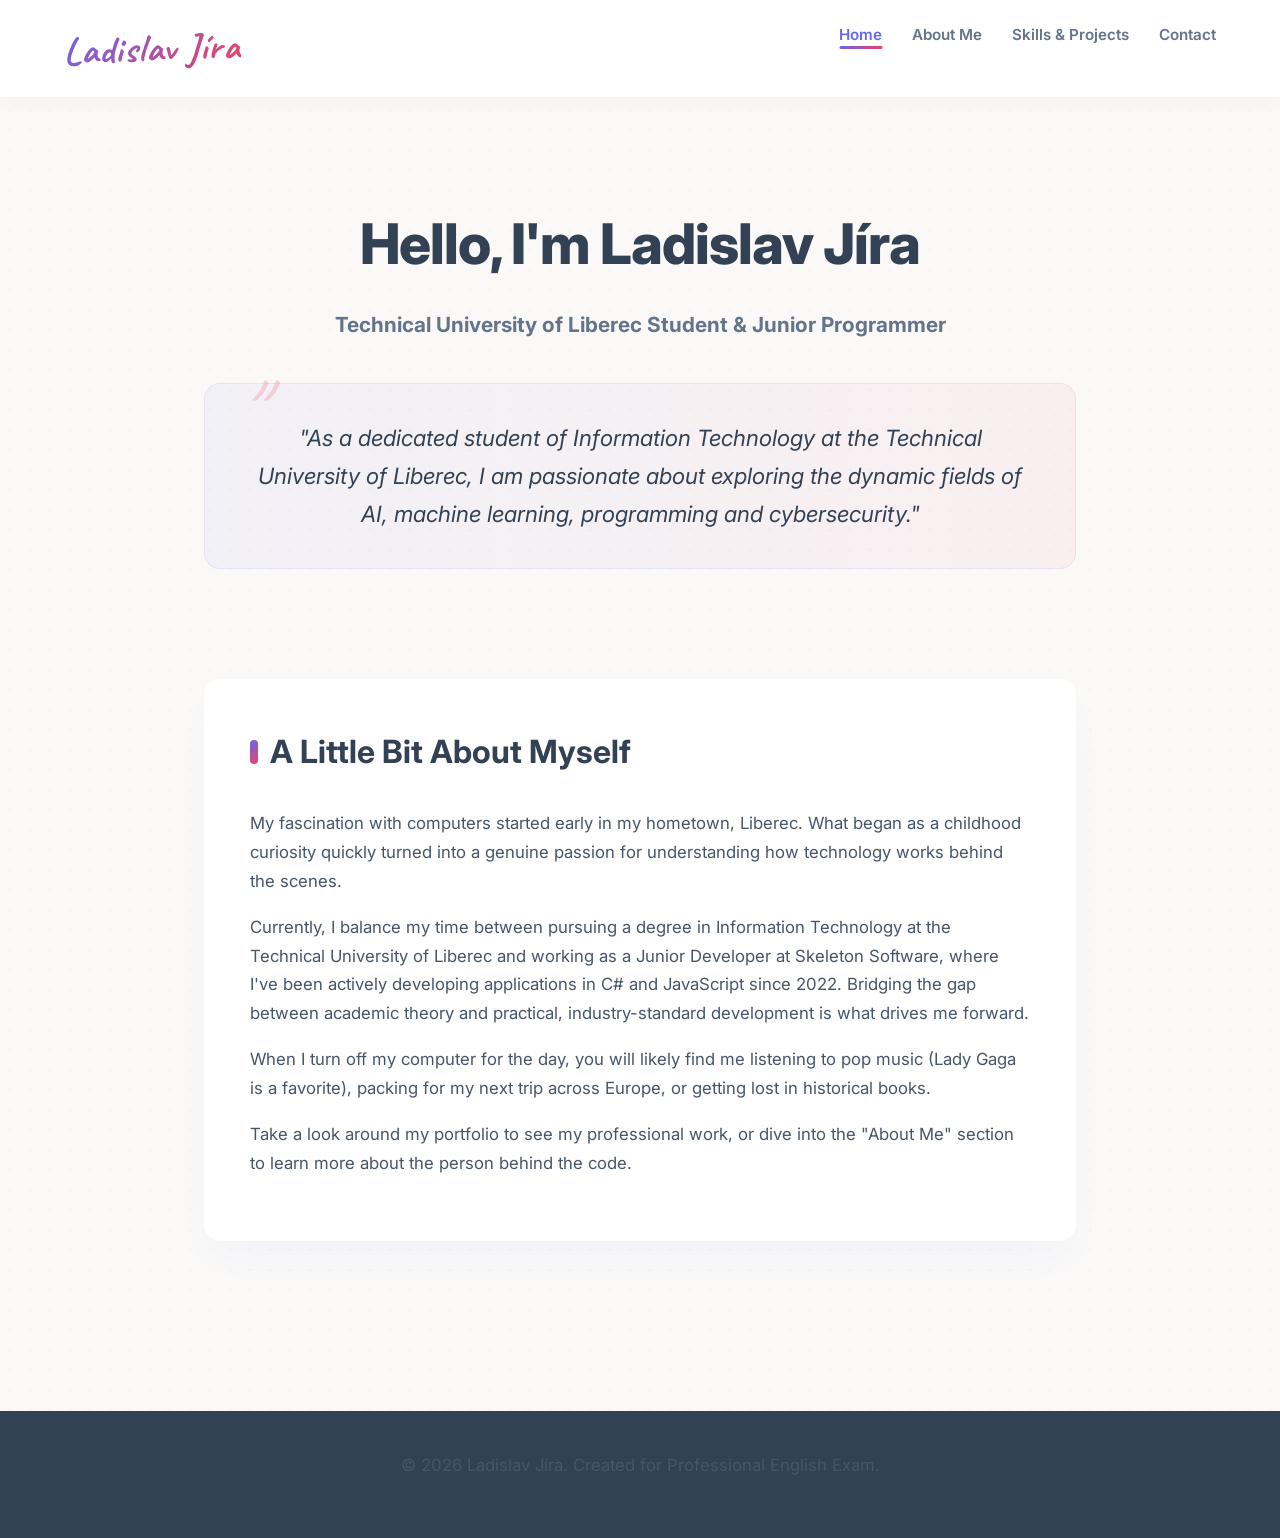
<file: index.html>
<!DOCTYPE html>
<html lang="en">
<head>
    <meta charset="UTF-8">
    <meta name="viewport" content="width=device-width, initial-scale=1.0">
    <title>My Portfolio | Home</title>
    <link rel="stylesheet" href="style.css">
    <link href="https://fonts.googleapis.com/css2?family=Caveat:wght@600;700&family=Inter:wght@300;400;600;800&display=swap" rel="stylesheet">
</head>
<body>
    <header>
        <h1>Ladislav Jíra</h1>
        <nav>
            <ul>
                <li><a href="index.html" class="active">Home</a></li>
                <li><a href="about.html">About Me</a></li>
                <li><a href="portfolio.html">Skills & Projects</a></li>
                <li><a href="contact.html">Contact</a></li>
            </ul>
        </nav>
    </header>

    <main>
        <section class="hero fade-in">
            <h2>Hello, I'm Ladislav Jíra</h2>
            <p><strong>Technical University of Liberec Student & Junior Programmer</strong></p>
            
            <blockquote class="mission-statement">
                "As a dedicated student of Information Technology at the Technical University of Liberec, I am passionate about exploring the dynamic fields of AI, machine learning, programming and cybersecurity."
            </blockquote>
        </section>

        <section class="fade-in">
            <h2>A Little Bit About Myself</h2>
            <p>
                My fascination with computers started early in my hometown, Liberec. What began as a childhood curiosity quickly turned into a genuine passion for understanding how technology works behind the scenes.
            </p>
            <p>
                Currently, I balance my time between pursuing a degree in Information Technology at the Technical University of Liberec and working as a Junior Developer at Skeleton Software, where I've been actively developing applications in C# and JavaScript since 2022. Bridging the gap between academic theory and practical, industry-standard development is what drives me forward.
            </p>
            <p>
                When I turn off my computer for the day, you will likely find me listening to pop music (Lady Gaga is a favorite), packing for my next trip across Europe, or getting lost in historical books. 
            </p>
            <p>
                Take a look around my portfolio to see my professional work, or dive into the "About Me" section to learn more about the person behind the code.
            </p>
        </section>
    </main>

    <footer>
        <p>&copy; 2026 Ladislav Jíra. Created for Professional English Exam.</p>
    </footer>

</body>
<script>
        document.addEventListener("DOMContentLoaded", function() {
            const faders = document.querySelectorAll('.fade-in');
            
            const appearOptions = {
                threshold: 0.15,
                rootMargin: "0px 0px -50px 0px"
            };

            const appearOnScroll = new IntersectionObserver(function(entries, appearOnScroll) {
                entries.forEach(entry => {
                    if (!entry.isIntersecting) {
                        return;
                    } else {
                        entry.target.classList.add('visible');
                        appearOnScroll.unobserve(entry.target);
                    }
                });
            }, appearOptions);

            faders.forEach(fader => {
                appearOnScroll.observe(fader);
            });
        });
    </script>
</html>
</file>
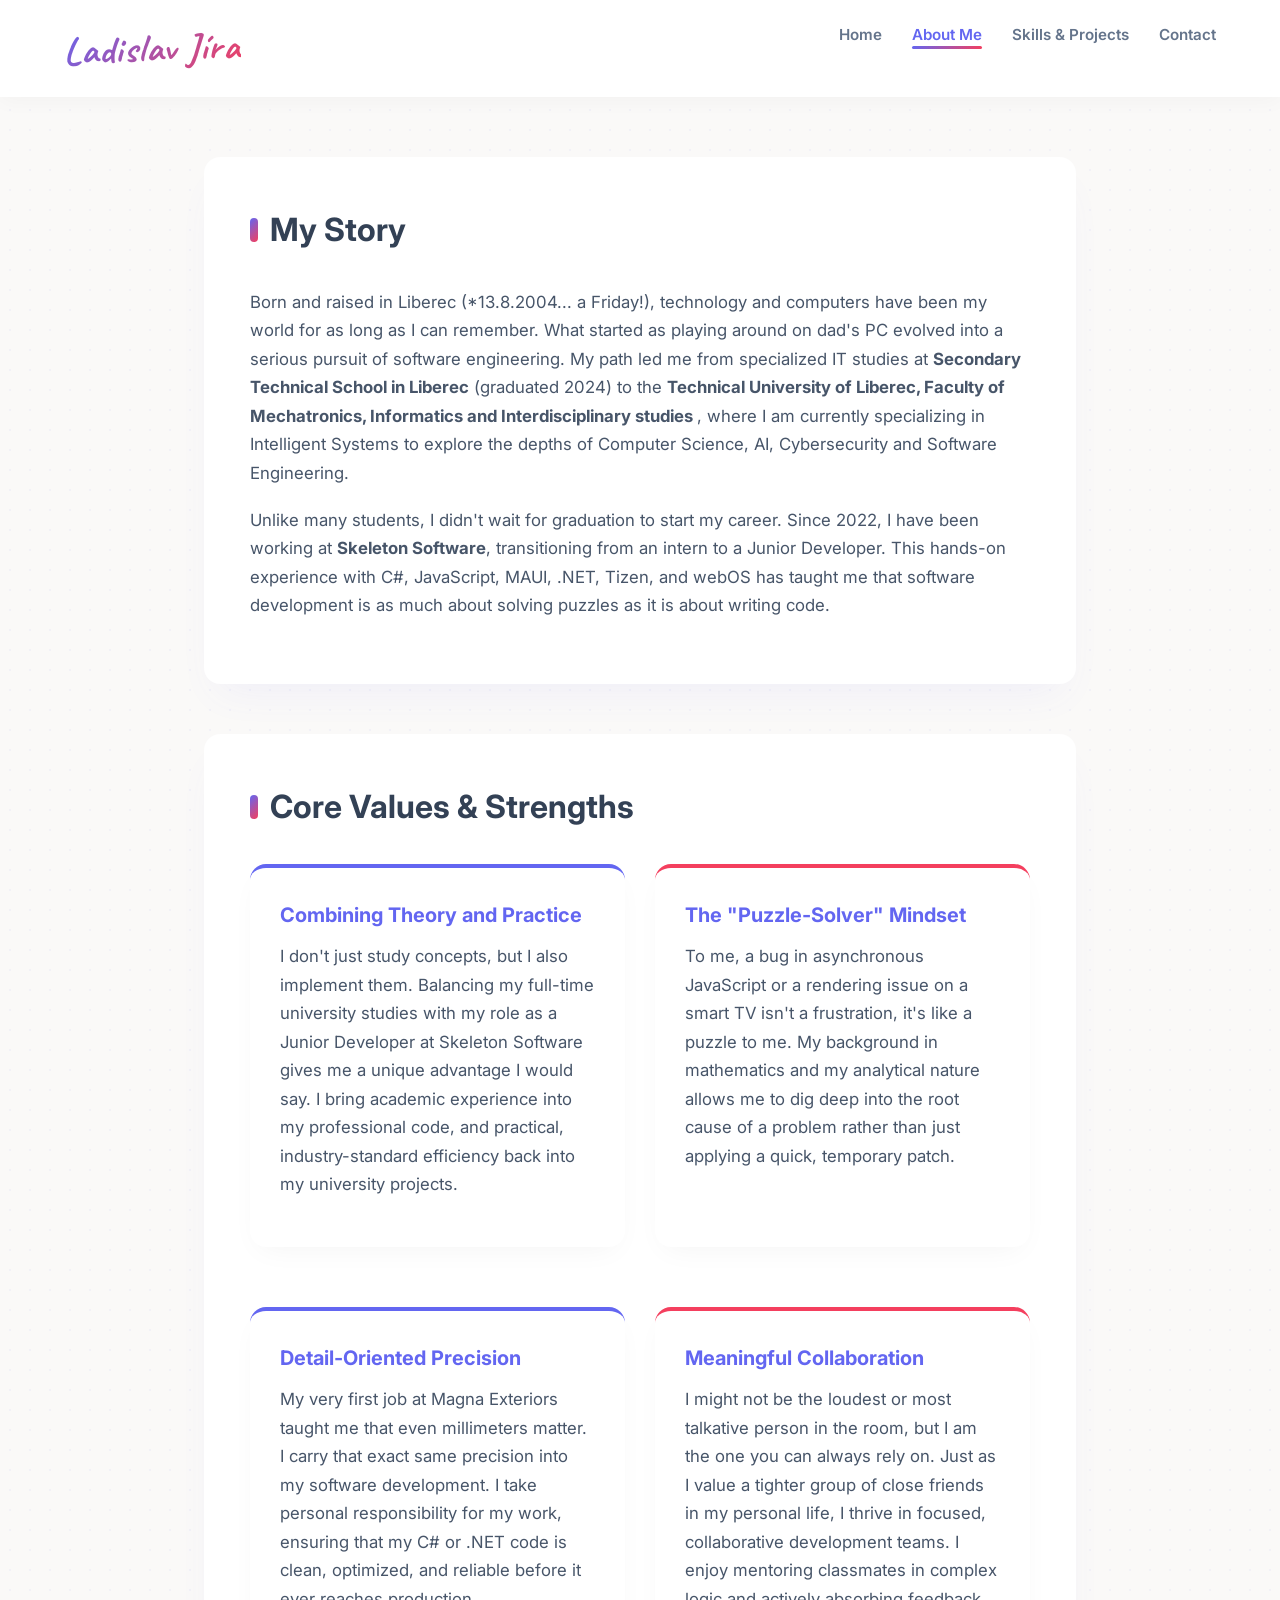
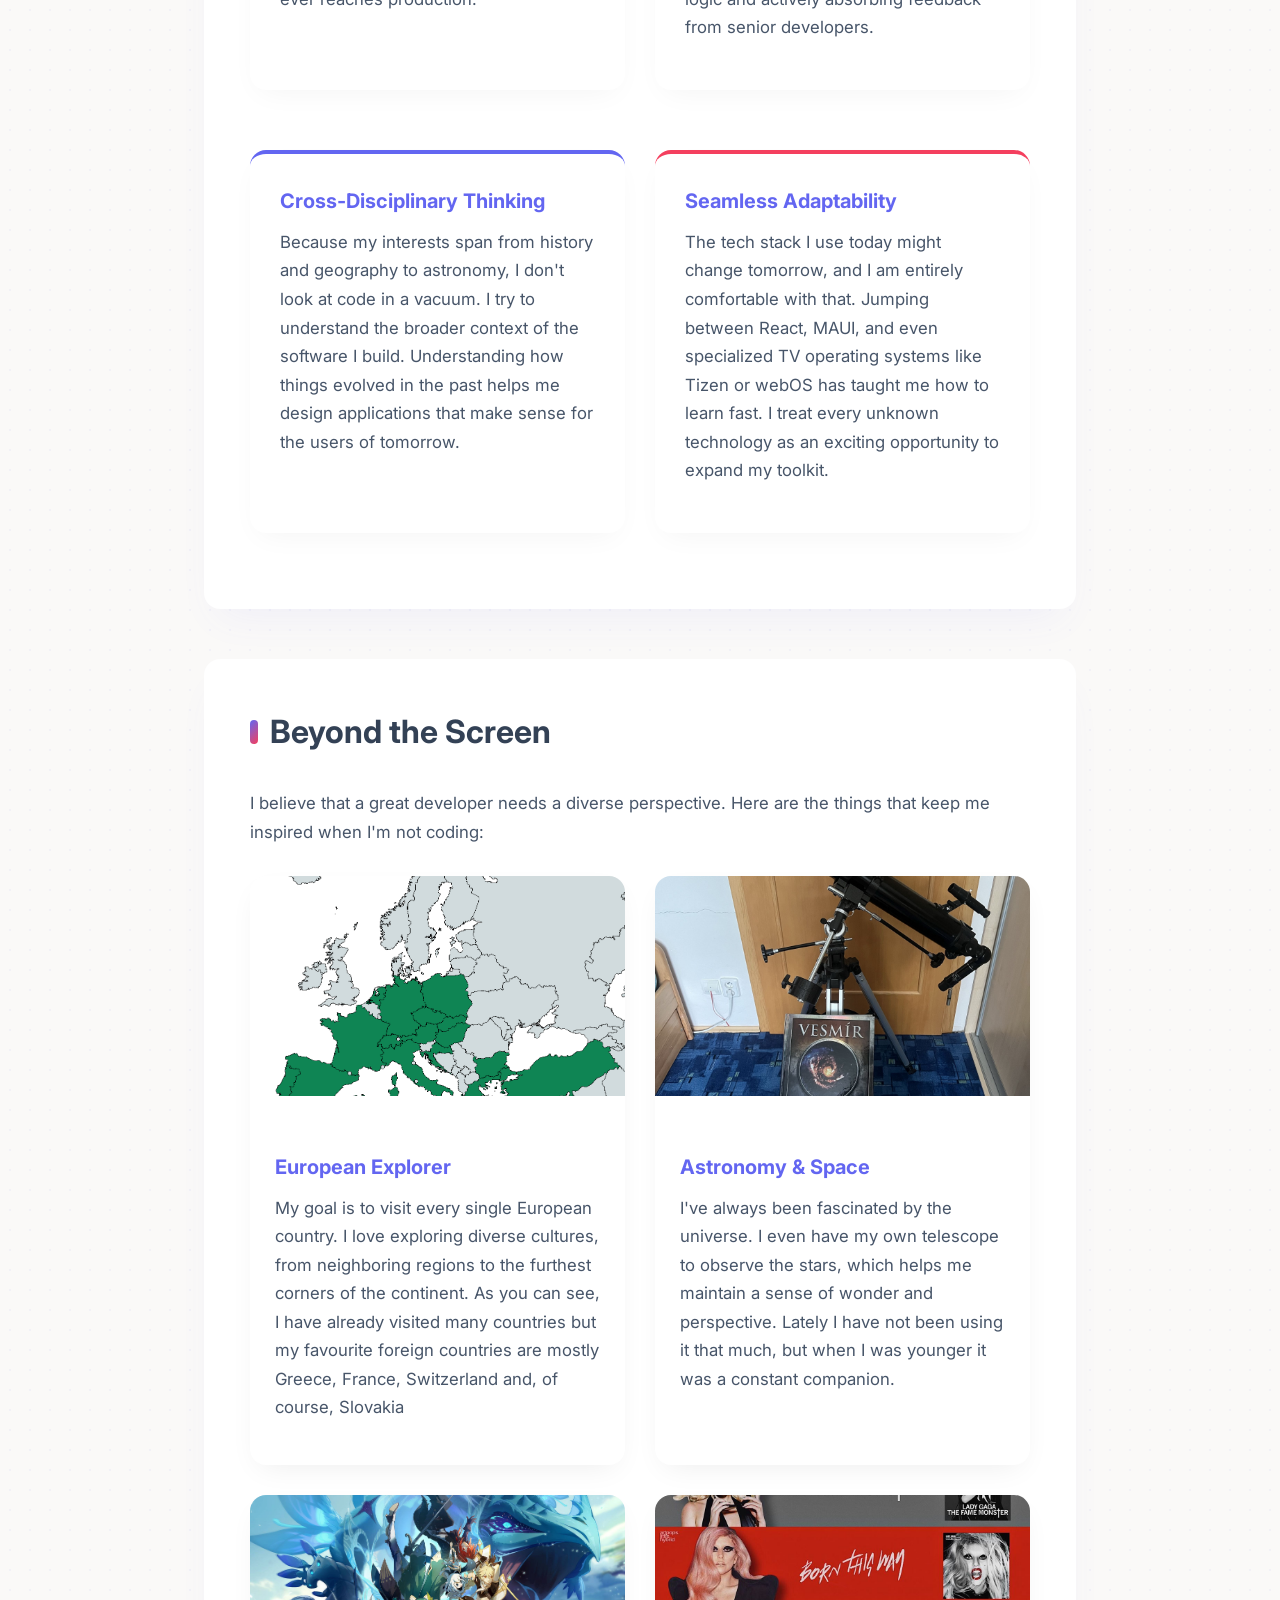
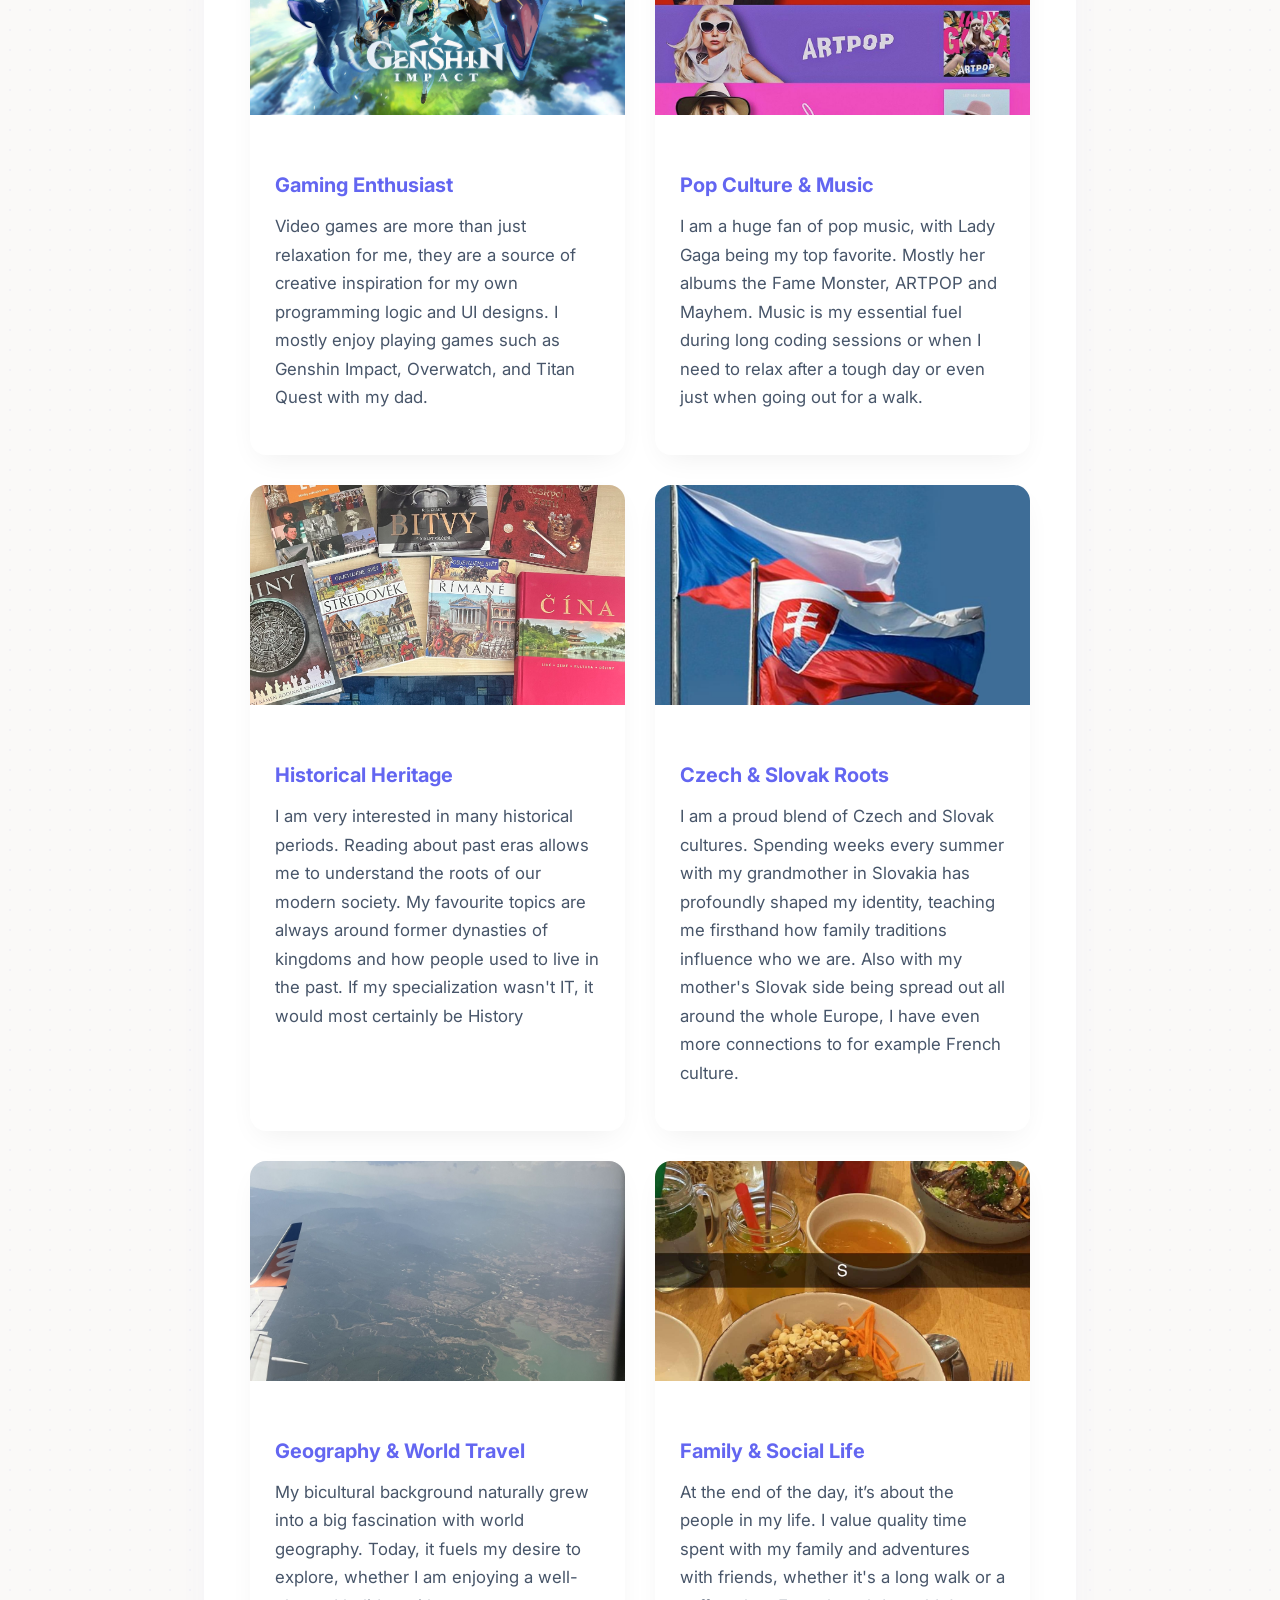
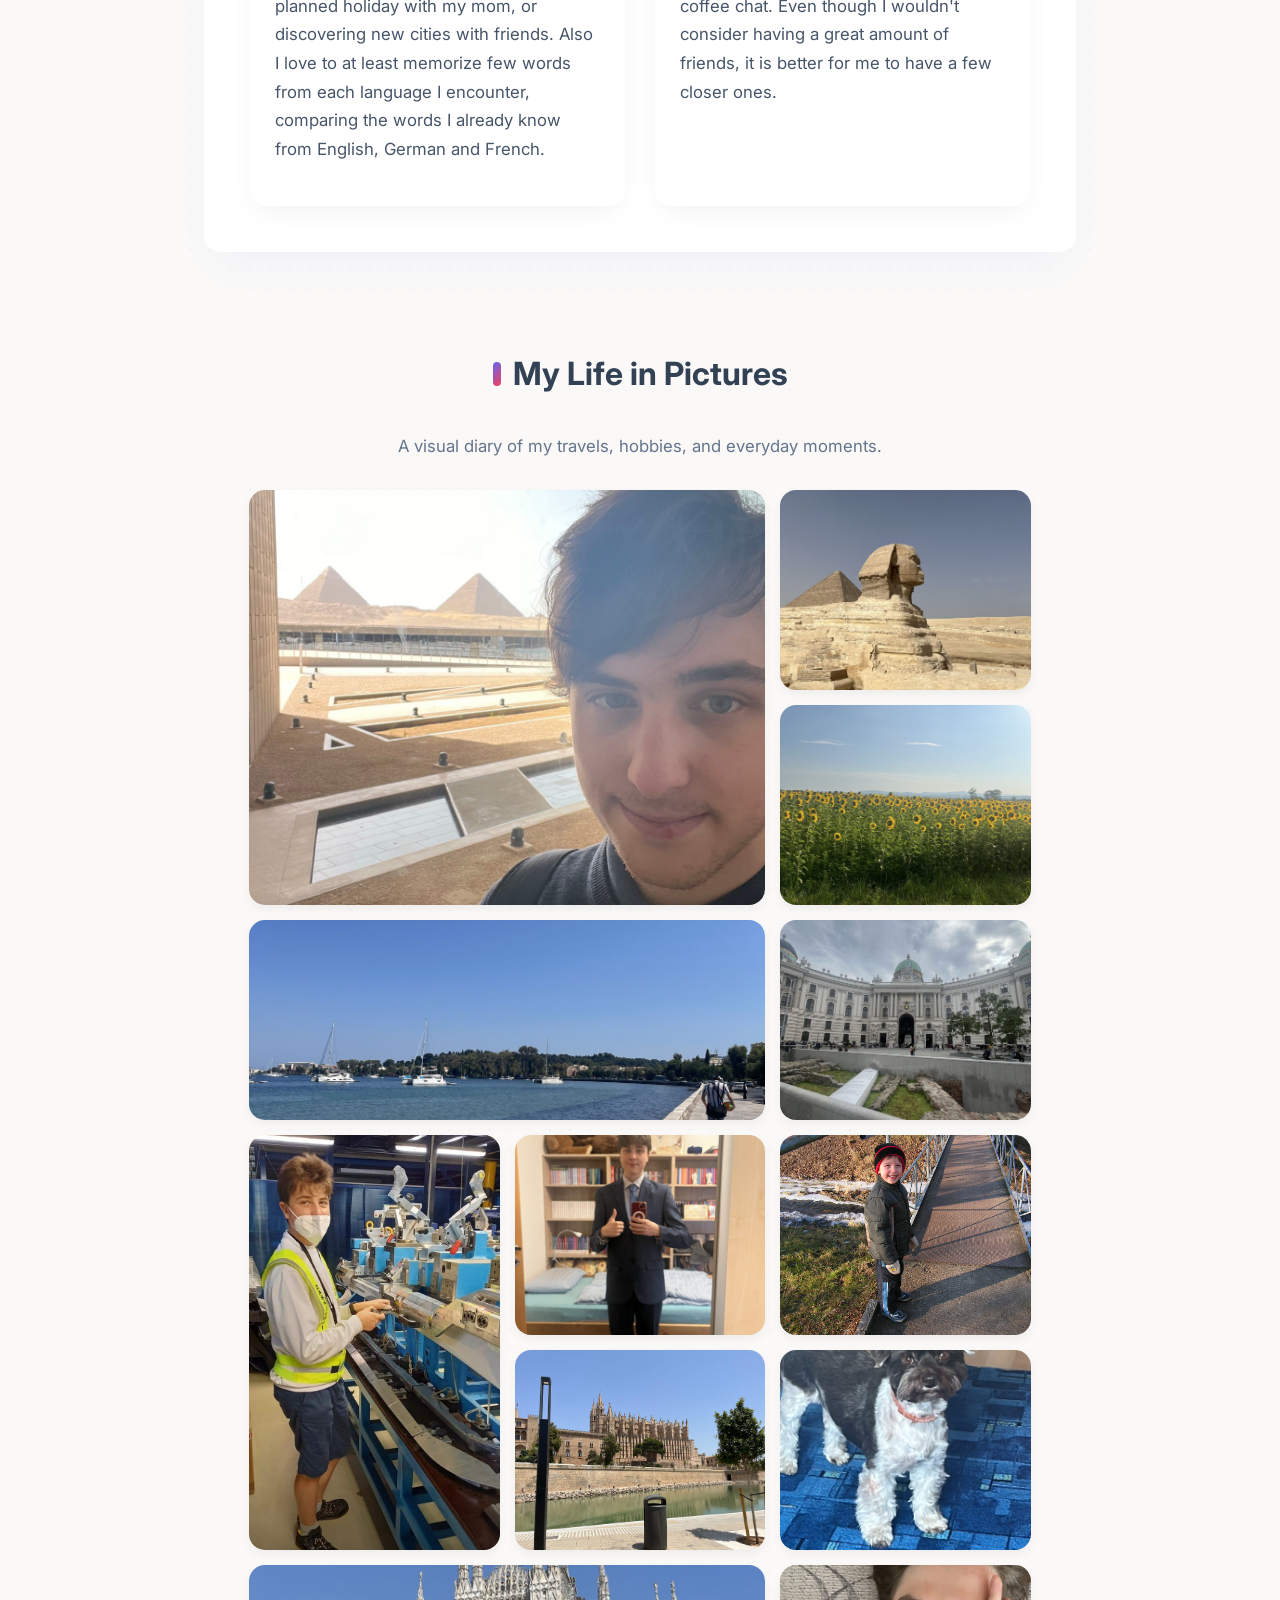
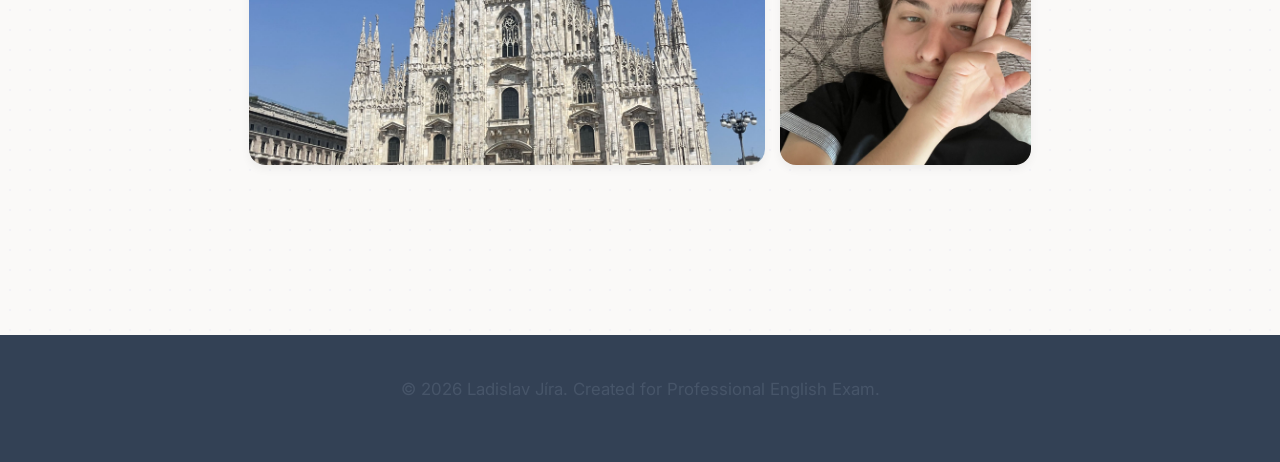
<file: about.html>
<!DOCTYPE html>
<html lang="en">
<head>
    <meta charset="UTF-8">
    <meta name="viewport" content="width=device-width, initial-scale=1.0">
    <title>My Portfolio | About Me</title>
    <link rel="stylesheet" href="style.css">
    <link href="https://fonts.googleapis.com/css2?family=Caveat:wght@600;700&family=Inter:wght@300;400;600;800&display=swap" rel="stylesheet">
</head>
<body>

    <header>
        <h1>Ladislav Jíra</h1>
        <nav>
            <ul>
                <li><a href="index.html">Home</a></li>
                <li><a href="about.html" class="active">About Me</a></li>
                <li><a href="portfolio.html">Skills & Projects</a></li>
                <li><a href="contact.html">Contact</a></li>
            </ul>
        </nav>
    </header>

    <main>
        <section class="fade-in">
            <h2>My Story</h2>
            <p>
                Born and raised in Liberec (*13.8.2004... a Friday!), technology and computers have been my world for as long as I can remember. What started as playing around on dad's PC evolved into a serious pursuit of software engineering. My path led me from specialized IT studies at <strong>Secondary Technical School in Liberec</strong> (graduated 2024) to the <strong>Technical University of Liberec, Faculty of Mechatronics, Informatics and Interdisciplinary studies </strong>, where I am currently specializing in Intelligent Systems to explore the depths of Computer Science, AI, Cybersecurity and Software Engineering.
            </p>
            <p>
                Unlike many students, I didn't wait for graduation to start my career. Since 2022, I have been working at <strong>Skeleton Software</strong>, transitioning from an intern to a Junior Developer. This hands-on experience with C#, JavaScript, MAUI, .NET, Tizen, and webOS has taught me that software development is as much about solving puzzles as it is about writing code.
            </p>
        </section>

        <section class="fade-in">
            <h2>Core Values & Strengths</h2>
            <div class="grid-container">
                <article class="project-card">
                    <h3>Combining Theory and Practice</h3>
                    <p>I don't just study concepts, but I also implement them. Balancing my full-time university studies with my role as a Junior Developer at Skeleton Software gives me a unique advantage I would say. I bring academic experience into my professional code, and practical, industry-standard efficiency back into my university projects.</p>
                </article>
                
                <article class="project-card">
                    <h3>The "Puzzle-Solver" Mindset</h3>
                    <p>To me, a bug in asynchronous JavaScript or a rendering issue on a smart TV isn't a frustration, it's like a puzzle to me. My background in mathematics and my analytical nature allows me to dig deep into the root cause of a problem rather than just applying a quick, temporary patch.</p>
                </article>

                <article class="project-card">
                    <h3>Detail-Oriented Precision</h3>
                    <p>My very first job at Magna Exteriors taught me that even millimeters matter. I carry that exact same precision into my software development. I take personal responsibility for my work, ensuring that my C# or .NET code is clean, optimized, and reliable before it ever reaches production.</p>
                </article>

                <article class="project-card">
                    <h3>Meaningful Collaboration</h3>
                    <p>I might not be the loudest or most talkative person in the room, but I am the one you can always rely on. Just as I value a tighter group of close friends in my personal life, I thrive in focused, collaborative development teams. I enjoy mentoring classmates in complex logic and actively absorbing feedback from senior developers.</p>
                </article>

                <article class="project-card">
                    <h3>Cross-Disciplinary Thinking</h3>
                    <p>Because my interests span from history and geography to astronomy, I don't look at code in a vacuum. I try to understand the broader context of the software I build. Understanding how things evolved in the past helps me design applications that make sense for the users of tomorrow.</p>
                </article>

                <article class="project-card">
                    <h3>Seamless Adaptability</h3>
                    <p>The tech stack I use today might change tomorrow, and I am entirely comfortable with that. Jumping between React, MAUI, and even specialized TV operating systems like Tizen or webOS has taught me how to learn fast. I treat every unknown technology as an exciting opportunity to expand my toolkit.</p>
                </article>
            </div>
        </section>

        <section class="fade-in">
            <h2>Beyond the Screen</h2>
            <p>I believe that a great developer needs a diverse perspective. Here are the things that keep me inspired when I'm not coding:</p>
            
            <div class="grid-container">
                <div class="image-card">
                    <img src="img/europe.png" alt="Traveling Europe">
                    <div class="image-card-content">
                        <h3>European Explorer</h3>
                        <p>My goal is to visit every single European country. I love exploring diverse cultures, from neighboring regions to the furthest corners of the continent. As you can see, I have already visited many countries but my favourite foreign countries are mostly Greece, France, Switzerland and, of course, Slovakia</p>
                    </div>
                </div>

                <div class="image-card">
                    <img src="img/space.jpg" alt="Astronomy">
                    <div class="image-card-content">
                        <h3>Astronomy & Space</h3>
                        <p>I've always been fascinated by the universe. I even have my own telescope to observe the stars, which helps me maintain a sense of wonder and perspective. Lately I have not been using it that much, but when I was younger it was a constant companion.</p>
                    </div>
                </div>

                <div class="image-card">
                    <img src="img/genshin.png" alt="Gaming">
                    <div class="image-card-content">
                        <h3>Gaming Enthusiast</h3>
                        <p>Video games are more than just relaxation for me, they are a source of creative inspiration for my own programming logic and UI designs. I mostly enjoy playing games such as Genshin Impact, Overwatch, and Titan Quest with my dad.</p>
                    </div>
                </div>

                <div class="image-card">
                    <img src="img/ladygaga.png" alt="Music">
                    <div class="image-card-content">
                        <h3>Pop Culture & Music</h3>
                        <p>I am a huge fan of pop music, with Lady Gaga being my top favorite. Mostly her albums the Fame Monster, ARTPOP and Mayhem. Music is my essential fuel during long coding sessions or when I need to relax after a tough day or even just when going out for a walk.</p>
                    </div>
                </div>

                <div class="image-card">
                    <img src="img/history.jpg" alt="History Books">
                    <div class="image-card-content">
                        <h3>Historical Heritage</h3>
                        <p>I am very interested in many historical periods. Reading about past eras allows me to understand the roots of our modern society. My favourite topics are always around former dynasties of kingdoms and how people used to live in the past. If my specialization wasn't IT, it would most certainly be History</p>
                    </div>
                </div>

                <div class="image-card">
                    <img src="img/czechslovak.png" alt="Slovakia and Heritage">
                    <div class="image-card-content">
                        <h3>Czech & Slovak Roots</h3>
                        <p>I am a proud blend of Czech and Slovak cultures. Spending weeks every summer with my grandmother in Slovakia has profoundly shaped my identity, teaching me firsthand how family traditions influence who we are. Also with my mother's Slovak side being spread out all around the whole Europe, I have even more connections to for example French culture.</p>
                    </div>
                </div>

                <div class="image-card">
                    <img src="img/travel.jpg" alt="World Map and Travel">
                    <div class="image-card-content">
                        <h3>Geography & World Travel</h3>
                        <p>My bicultural background naturally grew into a big fascination with world geography. Today, it fuels my desire to explore, whether I am enjoying a well-planned holiday with my mom, or discovering new cities with friends. Also I love to at least memorize few words from each language I encounter, comparing the words I already know from English, German and French.</p>
                    </div>
                </div>

                <div class="image-card">
                    <img src="img/friends.jpg" alt="Family and Friends">
                    <div class="image-card-content">
                        <h3>Family & Social Life</h3>
                        <p>At the end of the day, it’s about the people in my life. I value quality time spent with my family and adventures with friends, whether it's a long walk or a coffee chat. Even though I wouldn't consider having a great amount of friends, it is better for me to have a few closer ones.</p>
                    </div>
                </div>
            </div>
        </section>

        <section class="fade-in" style="background: transparent; box-shadow: none; border: none; padding-bottom: 0;">
            <h2 style="justify-content: center;">My Life in Pictures</h2>
            <p style="text-align: center; color: var(--text-muted);">A visual diary of my travels, hobbies, and everyday moments.</p>
            
            <div class="photo-gallery">
                <img src="img/galerie1.jpg" alt="1" class="gallery-item large">
                <img src="img/galerie2.jpg" alt="2" class="gallery-item">
                <img src="img/galerie3.jpg" alt="3" class="gallery-item">
                <img src="img/galerie4.jpg" alt="4" class="gallery-item wide">
                <img src="img/galerie5.jpg" alt="5" class="gallery-item">
                <img src="img/galerie6.jpg" alt="6" class="gallery-item tall">
                <img src="img/galerie7.jpg" alt="7" class="gallery-item">
                <img src="img/galerie8.jpg" alt="8" class="gallery-item">
                <img src="img/galerie9.jpg" alt="9" class="gallery-item">
                <img src="img/galerie10.jpg" alt="10" class="gallery-item">
                <img src="img/galerie11.jpg" alt="11" class="gallery-item wide">
                <img src="img/galerie12.jpg" alt="12" class="gallery-item">
            </div>
        </section>
    </main>

    <footer>
        <p>&copy; 2026 Ladislav Jíra. Created for Professional English Exam.</p>
    </footer>

</body>
<script>
        document.addEventListener("DOMContentLoaded", function() {
            const faders = document.querySelectorAll('.fade-in');
            
            const appearOptions = {
                threshold: 0.15,
                rootMargin: "0px 0px -50px 0px"
            };

            const appearOnScroll = new IntersectionObserver(function(entries, appearOnScroll) {
                entries.forEach(entry => {
                    if (!entry.isIntersecting) {
                        return;
                    } else {
                        entry.target.classList.add('visible');
                        appearOnScroll.unobserve(entry.target);
                    }
                });
            }, appearOptions);

            faders.forEach(fader => {
                appearOnScroll.observe(fader);
            });
        });
    </script>
</html>
</file>
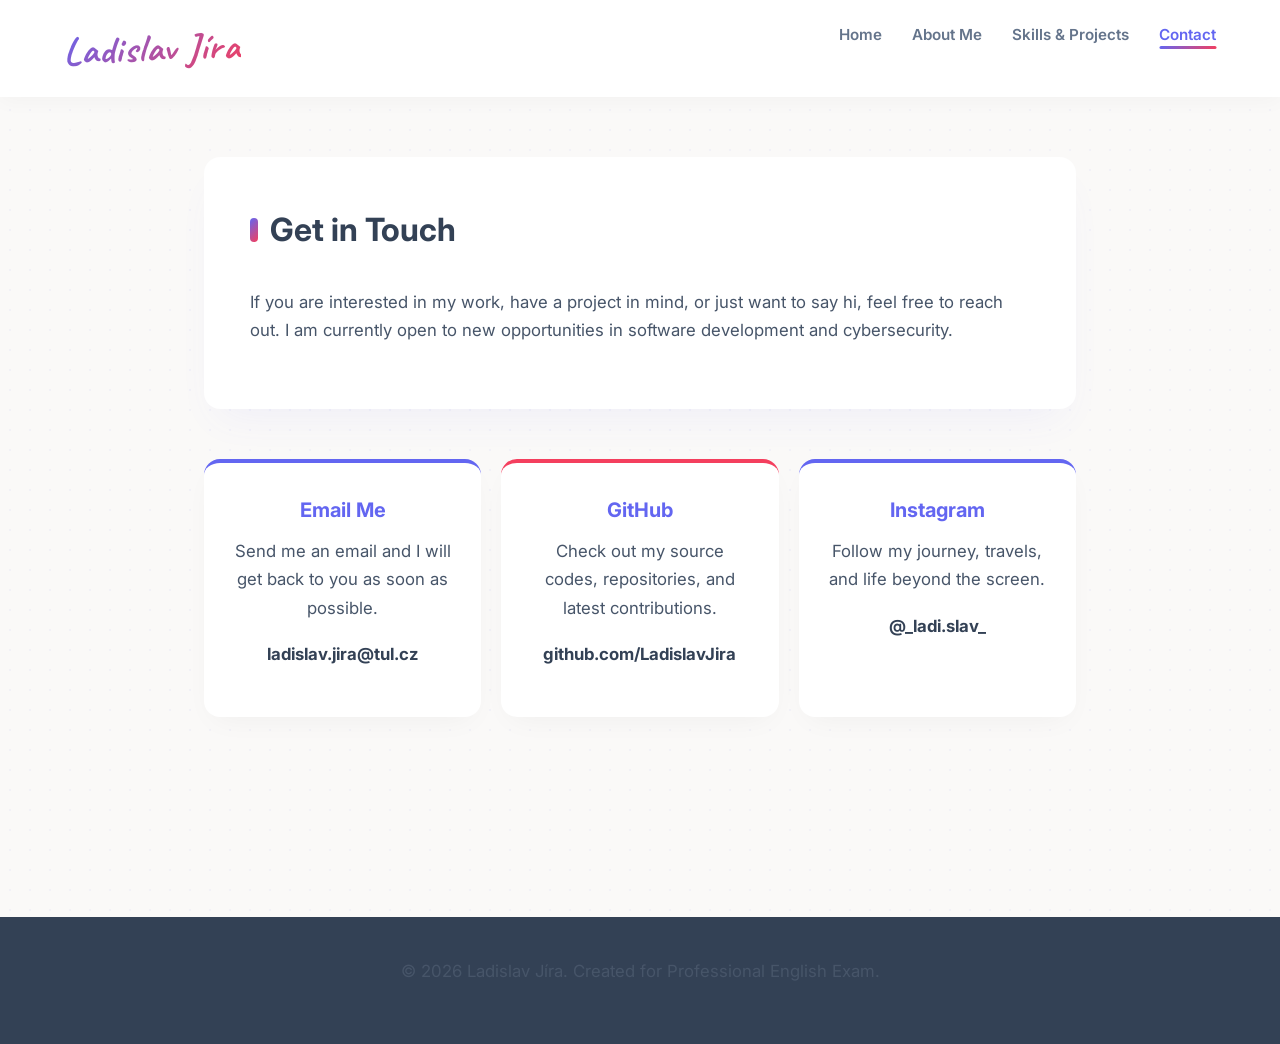
<file: contact.html>
<!DOCTYPE html>
<html lang="en">
<head>
    <meta charset="UTF-8">
    <meta name="viewport" content="width=device-width, initial-scale=1.0">
    <title>My Portfolio | Contact</title>
    <link href="https://fonts.googleapis.com/css2?family=Caveat:wght@600;700&family=Inter:wght@300;400;600;800&display=swap" rel="stylesheet">
    <link rel="stylesheet" href="style.css">
</head>
<body>

    <header>
        <h1>Ladislav Jíra</h1>
        <nav>
            <ul>
                <li><a href="index.html">Home</a></li>
                <li><a href="about.html">About Me</a></li>
                <li><a href="portfolio.html">Skills & Projects</a></li>
                <li><a href="contact.html" class="active">Contact</a></li>
            </ul>
        </nav>
    </header>

    <main>
        <section class="fade-in">
            <h2>Get in Touch</h2>
            <p>If you are interested in my work, have a project in mind, or just want to say hi, feel free to reach out. I am currently open to new opportunities in software development and cybersecurity.</p>
        </section>

        <section class="fade-in" style="display: grid; gap: 20px; grid-template-columns: repeat(auto-fit, minmax(250px, 1fr)); background: transparent; border: none; box-shadow: none; padding: 0;">
            
            <article class="project-card" style="text-align: center;">
                <h3 style="color: var(--primary-color);">Email Me</h3>
                <p>Send me an email and I will get back to you as soon as possible.</p>
                <p><strong><a href="mailto:ladislav.jira@tul.cz" style="color: var(--text-main); text-decoration: none;">ladislav.jira@tul.cz</a></strong></p>
            </article>

            <article class="project-card" style="text-align: center;">
                <h3 style="color: var(--primary-color);">GitHub</h3>
                <p>Check out my source codes, repositories, and latest contributions.</p>
                <p><strong><a href="https://github.com/LadislavJira" target="_blank" style="color: var(--text-main); text-decoration: none;">github.com/LadislavJira</a></strong></p>
            </article>
            <article class="project-card" style="text-align: center;">
                <h3 style="color: var(--primary-color);">Instagram</h3>
                <p>Follow my journey, travels, and life beyond the screen.</p>
                <p><strong><a href="https://instagram.com/_ladi.slav_" target="_blank" style="color: var(--text-main); text-decoration: none;">@_ladi.slav_</a></strong></p>
            </article>

        </section>
    </main>

    <footer>
        <p>&copy; 2026 Ladislav Jíra. Created for Professional English Exam.</p>
    </footer>

    <script>
        document.addEventListener("DOMContentLoaded", function() {
            const faders = document.querySelectorAll('.fade-in');
            
            const appearOptions = {
                threshold: 0.15,
                rootMargin: "0px 0px -50px 0px"
            };

            const appearOnScroll = new IntersectionObserver(function(entries, appearOnScroll) {
                entries.forEach(entry => {
                    if (!entry.isIntersecting) {
                        return;
                    } else {
                        entry.target.classList.add('visible');
                        appearOnScroll.unobserve(entry.target);
                    }
                });
            }, appearOptions);

            faders.forEach(fader => {
                appearOnScroll.observe(fader);
            });
        });
    </script>

</body>
</html>
</file>
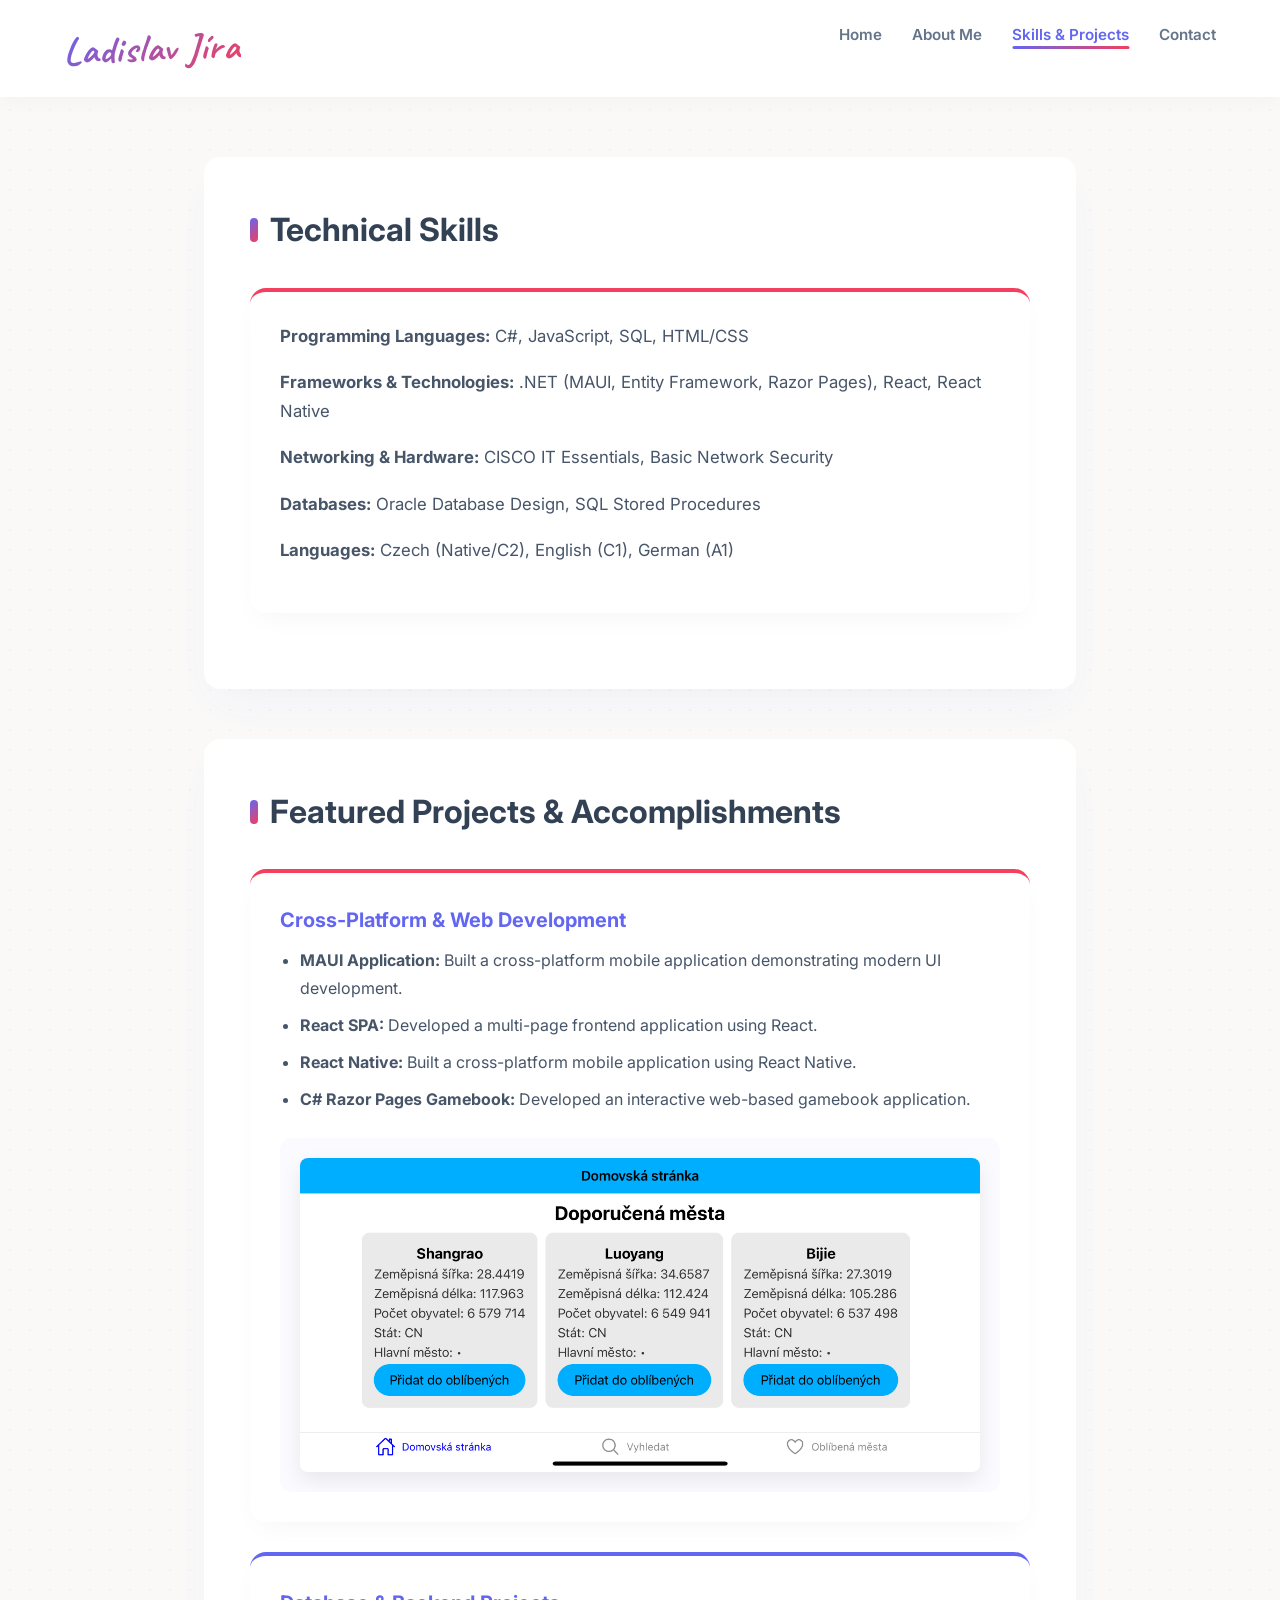
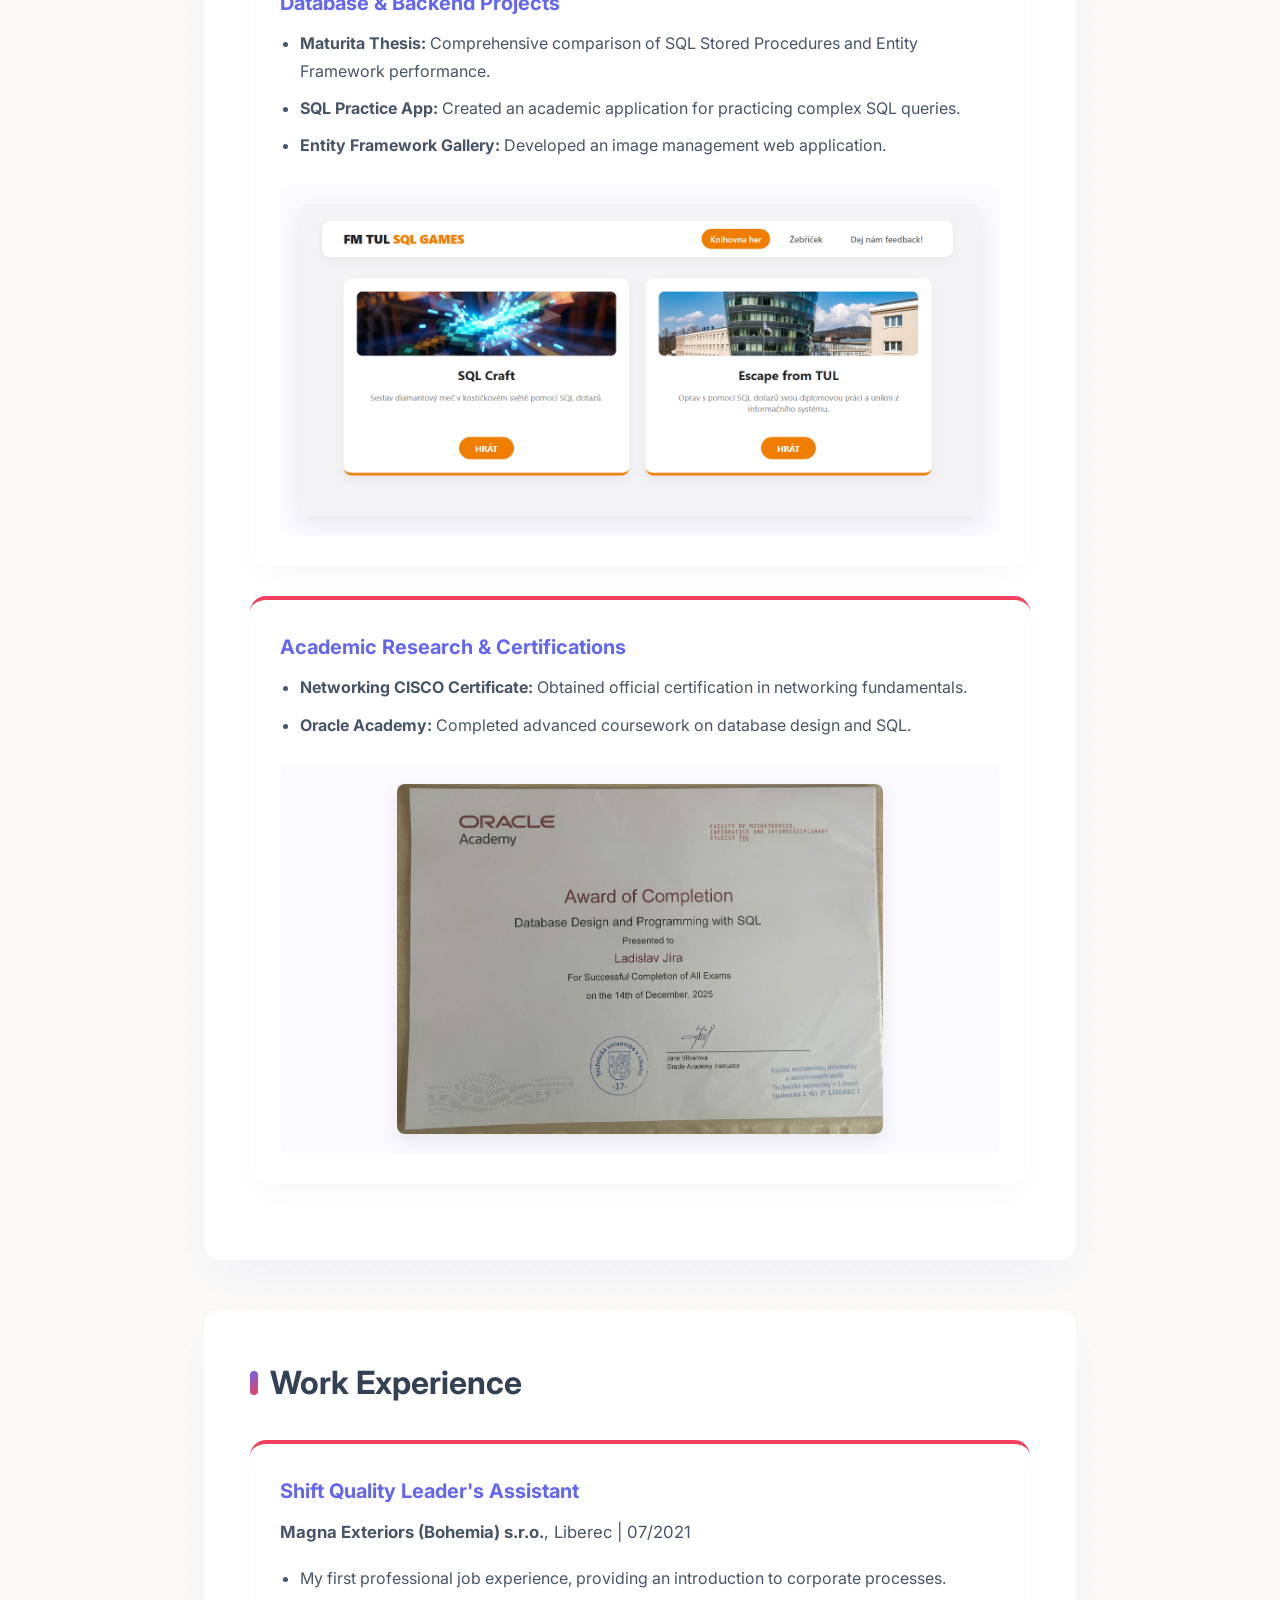
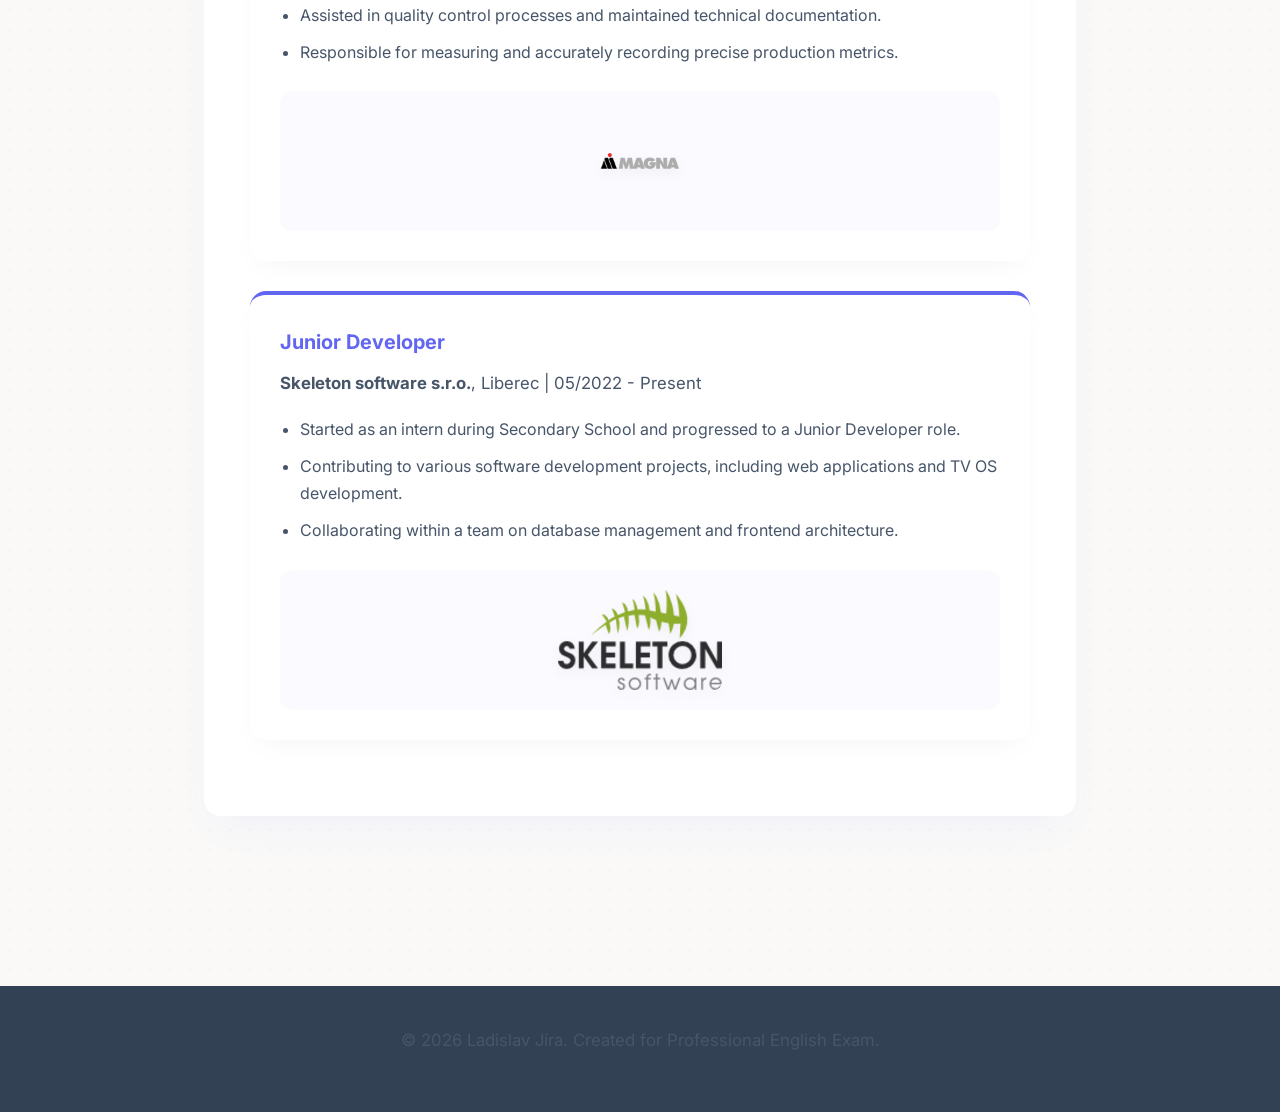
<file: portfolio.html>
<!DOCTYPE html>
<html lang="en">
<head>
    <meta charset="UTF-8">
    <meta name="viewport" content="width=device-width, initial-scale=1.0">
    <title>My Portfolio | Skills & Projects</title>
    <link rel="stylesheet" href="style.css">
    <link href="https://fonts.googleapis.com/css2?family=Caveat:wght@600;700&family=Inter:wght@300;400;600;800&display=swap" rel="stylesheet">
</head>
<body>

    <header>
        <h1>Ladislav Jíra</h1>
        <nav>
            <ul>
                <li><a href="index.html">Home</a></li>
                <li><a href="about.html">About Me</a></li>
                <li><a href="portfolio.html" class="active">Skills & Projects</a></li>
                <li><a href="contact.html">Contact</a></li>
            </ul>
        </nav>
    </header>

    <main>
        <section class="fade-in">
            <h2>Technical Skills</h2>
            <div class="skills-container project-card">
                <p><strong>Programming Languages:</strong> C#, JavaScript, SQL, HTML/CSS</p>
                <p><strong>Frameworks & Technologies:</strong> .NET (MAUI, Entity Framework, Razor Pages), React, React Native</p>
                <p><strong>Networking & Hardware:</strong> CISCO IT Essentials, Basic Network Security</p>
                <p><strong>Databases:</strong> Oracle Database Design, SQL Stored Procedures</p>
                <p><strong>Languages:</strong> Czech (Native/C2), English (C1), German (A1)</p>
            </div>
        </section>

        <section class="fade-in">
            <h2>Featured Projects & Accomplishments</h2>
            
            <article class="project-card">
                <h3>Cross-Platform & Web Development</h3>
                <ul>
                    <li><strong>MAUI Application:</strong> Built a cross-platform mobile application demonstrating modern UI development.</li>
                    <li><strong>React SPA:</strong> Developed a multi-page frontend application using React.</li>
                    <li><strong>React Native:</strong> Built a cross-platform mobile application using React Native.</li>
                    <li><strong>C# Razor Pages Gamebook:</strong> Developed an interactive web-based gamebook application.</li>
                </ul>
                <div class="card-image-bottom">
                    <img src="img/react-native.png" alt="React Native App Screenshot">
                </div>
            </article>

            <article class="project-card" style="margin-top: 20px;">
                <h3>Database & Backend Projects</h3>
                <ul>
                    <li><strong>Maturita Thesis:</strong> Comprehensive comparison of SQL Stored Procedures and Entity Framework performance.</li>
                    <li><strong>SQL Practice App:</strong> Created an academic application for practicing complex SQL queries.</li>
                    <li><strong>Entity Framework Gallery:</strong> Developed an image management web application.</li>
                </ul>
                <div class="card-image-bottom">
                    <img src="img/sqlgames.png" alt="SQL Practice App Screenshot">
                </div>
            </article>

            <article class="project-card" style="margin-top: 20px;">
                <h3>Academic Research & Certifications</h3>
                <ul>
                    <li><strong>Networking CISCO Certificate:</strong> Obtained official certification in networking fundamentals.</li>
                    <li><strong>Oracle Academy:</strong> Completed advanced coursework on database design and SQL.</li>
                </ul>
                <div class="card-image-bottom">
                    <img src="img/certificate.jpg" alt="Cisco Certificate">
                </div>
            </article>
        </section>

        <section class="fade-in">
            <h2>Work Experience</h2>
            
            <article class="project-card">
                <h3>Shift Quality Leader's Assistant</h3>
                <p><strong>Magna Exteriors (Bohemia) s.r.o.</strong>, Liberec | 07/2021</p>
                <ul>
                    <li>My first professional job experience, providing an introduction to corporate processes.</li>
                    <li>Assisted in quality control processes and maintained technical documentation.</li>
                    <li>Responsible for measuring and accurately recording precise production metrics.</li>
                </ul>
                <div class="card-image-bottom">
                    <img src="img/magna.png" alt="Magna Exteriors Logo" class="logo-img">
                </div>
            </article>

            <article class="project-card" style="margin-top: 20px;">
                <h3>Junior Developer</h3>
                <p><strong>Skeleton software s.r.o.</strong>, Liberec | 05/2022 - Present</p>
                <ul>
                    <li>Started as an intern during Secondary School and progressed to a Junior Developer role.</li>
                    <li>Contributing to various software development projects, including web applications and TV OS development.</li>
                    <li>Collaborating within a team on database management and frontend architecture.</li>
                </ul>
                <div class="card-image-bottom">
                    <img src="img/skeleton.png" alt="Skeleton Software Logo" class="logo-img">
                </div>
            </article>
        </section>
    </main>

    <footer>
        <p>&copy; 2026 Ladislav Jíra. Created for Professional English Exam.</p>
    </footer>

    <script>
        document.addEventListener("DOMContentLoaded", function() {
            const faders = document.querySelectorAll('.fade-in');
            
            const appearOptions = {
                threshold: 0.15, 
                rootMargin: "0px 0px -50px 0px"
            };

            const appearOnScroll = new IntersectionObserver(function(entries, appearOnScroll) {
                entries.forEach(entry => {
                    if (!entry.isIntersecting) {
                        return;
                    } else {
                        entry.target.classList.add('visible');
                        appearOnScroll.unobserve(entry.target);
                    }
                });
            }, appearOptions);

            faders.forEach(fader => {
                appearOnScroll.observe(fader);
            });
        });
    </script>
</body>
</html>
</file>
<file: style.css>
@import url('https://fonts.googleapis.com/css2?family=Caveat:wght@600;700&family=Inter:wght@300;400;600;800&display=swap');

:root {
    --primary-color: #6366f1;
    --accent-color: #f43f5e;
    --gradient-brand: linear-gradient(135deg, var(--primary-color), var(--accent-color));
    
    --text-main: #334155;
    --text-muted: #64748b;
    --bg-color: #faf9f8;
    --surface-color: #ffffff;
    
    --border-radius: 16px;
    --transition: all 0.4s cubic-bezier(0.34, 1.56, 0.64, 1); 
}

* {
    margin: 0;
    padding: 0;
    box-sizing: border-box;
}

body {
    background-color: var(--bg-color);
    color: var(--text-main);
    font-family: 'Inter', system-ui, -apple-system, sans-serif;
    line-height: 1.7;
    -webkit-font-smoothing: antialiased;
    background-image: radial-gradient(rgba(99, 102, 241, 0.05) 1px, transparent 1px);
    background-size: 20px 20px;
}

header {
    background: rgba(255, 255, 255, 0.9);
    backdrop-filter: blur(12px);
    -webkit-backdrop-filter: blur(12px);
    padding: 1rem 5%;
    box-shadow: 0 4px 20px rgba(0, 0, 0, 0.03);
    display: flex;
    justify-content: space-between;
    align-items: center;
    position: sticky;
    top: 0;
    z-index: 1000;
}

header h1 {
    font-family: 'Caveat', cursive;
    font-size: 2.4rem;
    background: var(--gradient-brand);
    background-clip: text;
    -webkit-text-fill-color: transparent;
    font-weight: 700;
    letter-spacing: 1px;
    transform: rotate(-2deg);
    transition: transform 0.3s ease;
}

header h1:hover {
    transform: rotate(0deg) scale(1.05);
}

nav ul {
    list-style: none;
    display: flex;
    gap: 30px;
}

nav a {
    text-decoration: none;
    color: var(--text-muted);
    font-weight: 600;
    font-size: 0.95rem;
    position: relative;
    transition: color 0.3s ease;
    padding: 5px 0;
}

nav a::after {
    content: '';
    position: absolute;
    width: 0;
    height: 3px;
    bottom: 0;
    left: 50%;
    background: var(--gradient-brand);
    transition: var(--transition);
    border-radius: 3px;
    transform: translateX(-50%);
}

nav a:hover, nav a.active {
    color: var(--primary-color);
}

nav a:hover::after, nav a.active::after {
    width: 100%;
}

main {
    padding: 60px 5%;
    max-width: 1000px;
    margin: auto;
    min-height: 80vh;
}

section {
    background: var(--surface-color);
    padding: 45px;
    border-radius: var(--border-radius);
    box-shadow: 0 20px 40px -15px rgba(99, 102, 241, 0.08);
    margin-bottom: 50px;
    border: 1px solid rgba(255, 255, 255, 0.8);
}

h2 {
    color: var(--text-main);
    font-size: 2rem;
    margin-bottom: 30px;
    display: flex;
    align-items: center;
    gap: 12px;
}


h2::before {
    content: '';
    display: block;
    width: 8px;
    height: 24px;
    background: var(--gradient-brand);
    border-radius: 4px;
}

h3 {
    color: var(--primary-color);
    margin: 20px 0 10px 0;
    font-size: 1.25rem;
    font-weight: 700;
}

p {
    margin-bottom: 18px;
    color: #475569;
    font-size: 1.05rem;
}

ul {
    padding-left: 20px;
    margin-bottom: 18px;
    color: #475569;
}

li {
    margin-bottom: 10px;
}

.hero {
    background: transparent;
    box-shadow: none;
    border: none;
    text-align: center;
    padding: 40px 0 60px 0;
}

.hero h2 {
    font-size: 3.5rem;
    font-weight: 800;
    margin-bottom: 15px;
    letter-spacing: -1px;
    justify-content: center;
}

.hero h2::before {
    display: none;
}

.hero p {
    font-size: 1.3rem;
    color: var(--text-muted);
}

.mission-statement {
    font-size: 1.4rem;
    font-style: italic;
    color: var(--text-main);
    margin-top: 40px;
    padding: 35px 40px;
    background: linear-gradient(to right, rgba(99, 102, 241, 0.05), rgba(244, 63, 94, 0.05));
    border-radius: var(--border-radius);
    position: relative;
    border: 1px solid rgba(99, 102, 241, 0.1);
}

.mission-statement::before {
    content: '"';
    font-family: 'Caveat', cursive;
    font-size: 6rem;
    color: rgba(244, 63, 94, 0.2);
    position: absolute;
    top: -20px;
    left: 20px;
    line-height: 1;
}

.project-card {
    background: var(--surface-color);
    padding: 30px;
    border-radius: var(--border-radius);
    border-top: 4px solid var(--primary-color);
    box-shadow: 0 10px 30px -10px rgba(0, 0, 0, 0.05);
    transition: var(--transition); 
    margin-bottom: 30px;
    position: relative;
}

.project-card:nth-child(even) {
    border-top-color: var(--accent-color);
}

.project-card h3 {
    margin-top: 0;
}

.project-card:hover {
    transform: translateY(-8px);
    box-shadow: 0 20px 40px -10px rgba(99, 102, 241, 0.15);
}

.grid-container {
    display: grid;
    grid-template-columns: repeat(auto-fit, minmax(280px, 1fr));
    gap: 30px;
    margin-top: 30px;
}

.image-card {
    background: var(--surface-color);
    border-radius: var(--border-radius);
    overflow: hidden;
    box-shadow: 0 10px 30px -10px rgba(0, 0, 0, 0.08);
    transition: var(--transition);
    border: none;
}

.image-card img {
    width: 100%;
    height: 220px;
    object-fit: cover;
    transition: var(--transition);
}

.image-card-content {
    padding: 25px;
}

.image-card:hover {
    transform: translateY(-10px);
    box-shadow: 0 25px 50px -12px rgba(244, 63, 94, 0.15); 
}

.image-card:hover img {
    transform: scale(1.05);
}

.photo-gallery {
    display: grid;
    grid-template-columns: repeat(auto-fill, minmax(200px, 1fr));
    grid-auto-rows: 200px;
    gap: 15px;
    margin-top: 30px;
}

.gallery-item {
    width: 100%;
    height: 100%;
    object-fit: cover;
    border-radius: var(--border-radius);
    transition: var(--transition);
    cursor: pointer;
    box-shadow: 0 4px 10px rgba(0, 0, 0, 0.05);
}

.gallery-item:hover {
    transform: scale(1.05) rotate(1deg);
    box-shadow: 0 15px 30px rgba(0,0,0,0.15);
    z-index: 10;
    position: relative;
}

.gallery-item.large { grid-column: span 2; grid-row: span 2; }
.gallery-item.wide { grid-column: span 2; }
.gallery-item.tall { grid-row: span 2; }

.card-image-bottom {
    margin-top: 25px;
    width: 100%;
    display: flex;
    justify-content: center;
    border-radius: 12px;
    overflow: hidden;
    background: rgba(99, 102, 241, 0.03); 
    padding: 20px;
}

.card-image-bottom img {
    max-width: 100%;
    max-height: 350px; 
    object-fit: contain; 
    border-radius: 8px;
    transition: var(--transition);
    box-shadow: 0 8px 20px rgba(0,0,0,0.08);
}

.card-image-bottom img.logo-img {
    box-shadow: none;
    max-height: 100px;
    filter: drop-shadow(0 4px 6px rgba(0,0,0,0.05));
}

.project-card:hover .card-image-bottom img {
    transform: scale(1.02);
}

footer {
    text-align: center;
    padding: 40px 20px;
    background: var(--text-main);
    color: #e2e8f0;
    font-size: 0.95rem;
    margin-top: 60px;
}

.fade-in {
    opacity: 0;
    transform: translateY(40px);
    transition: opacity 0.8s cubic-bezier(0.34, 1.56, 0.64, 1), transform 0.8s cubic-bezier(0.34, 1.56, 0.64, 1);
}

.fade-in.visible {
    opacity: 1;
    transform: translateY(0);
}

@media (max-width: 768px) {
    header {
        flex-direction: column;
        gap: 15px;
        padding: 1.5rem;
    }
    nav ul { flex-wrap: wrap; justify-content: center; gap: 15px; }
    .hero h2 { font-size: 2.5rem; }
    main { padding: 30px 5%; }
    section { padding: 30px 20px; }
}
</file>
